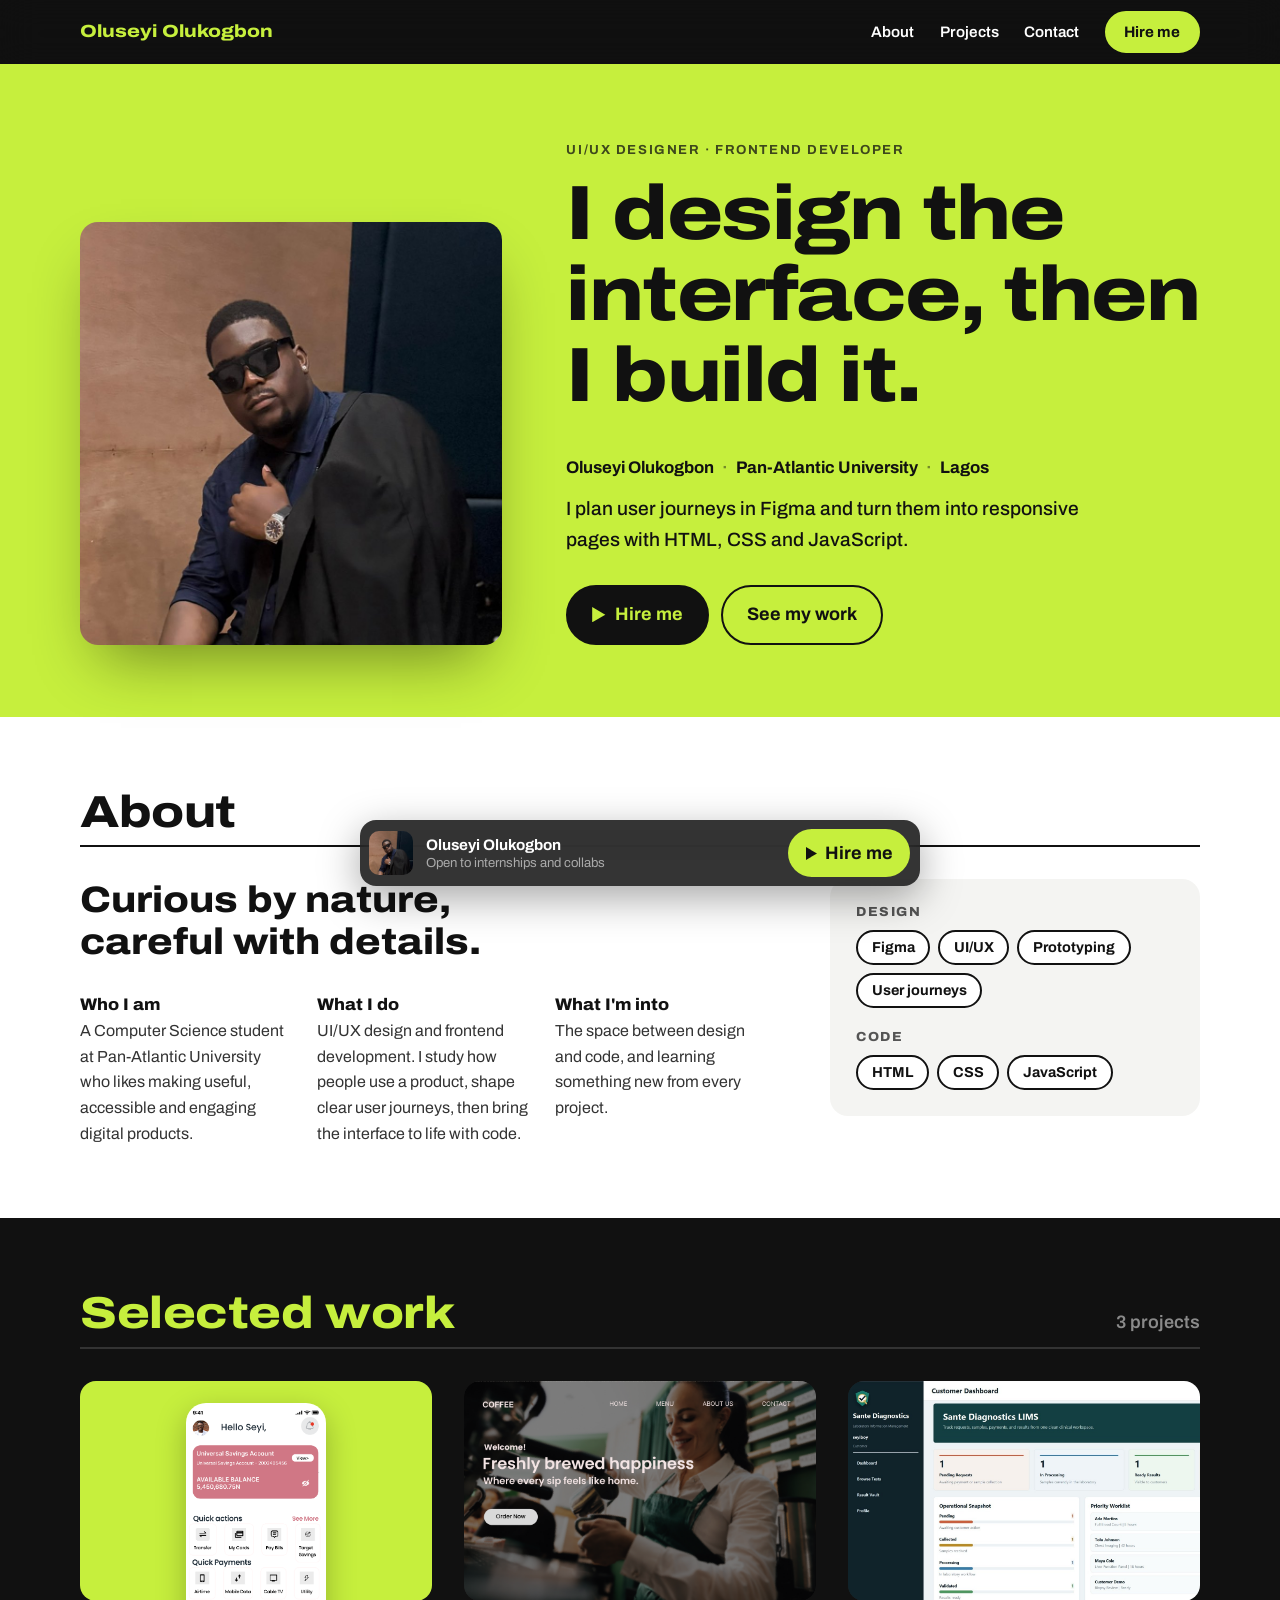
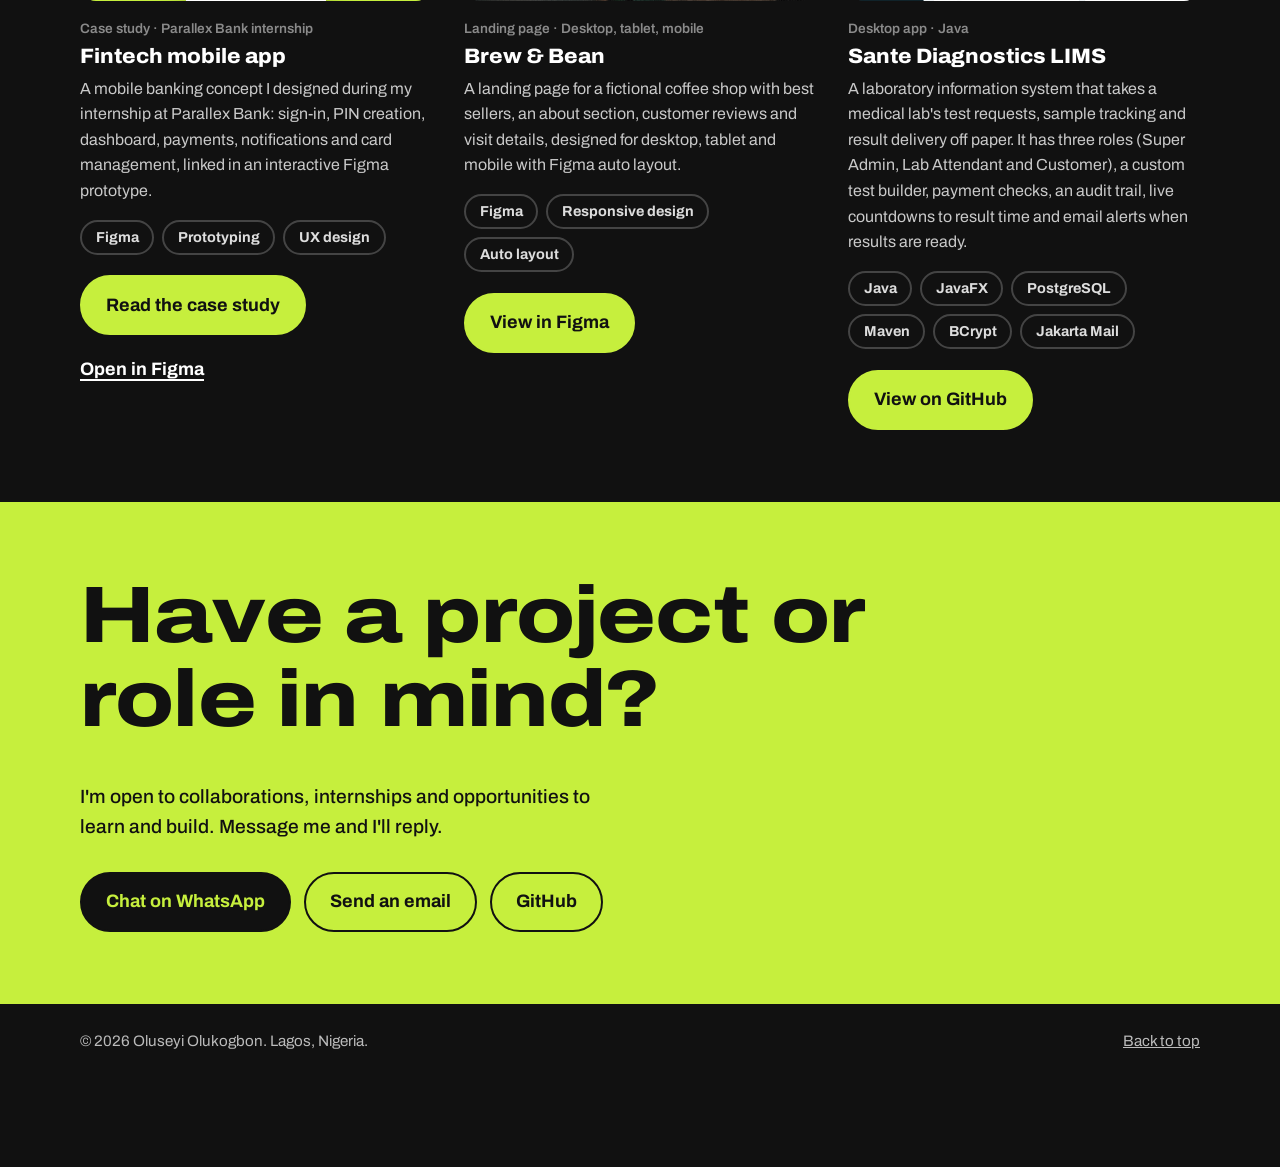
<file: index.html>
<!DOCTYPE html>
<html lang="en">
<head>
<meta charset="UTF-8"><meta name="viewport" content="width=device-width, initial-scale=1">
<title>Oluseyi Olukogbon | UI/UX designer and frontend developer</title>
<meta name="description" content="Oluseyi Olukogbon, a Computer Science student in Lagos who designs interfaces in Figma and builds them with HTML, CSS and JavaScript.">
<link rel="preconnect" href="https://fonts.googleapis.com"><link rel="preconnect" href="https://fonts.gstatic.com" crossorigin>
<link href="https://fonts.googleapis.com/css2?family=Archivo:wdth,wght@62..125,400..800&display=swap" rel="stylesheet">
<link rel="stylesheet" href="style.css">
</head>
<body>
<header class="top"><div class="wrap">
  <a class="logo" href="#top">Oluseyi Olukogbon</a>
  <button class="menu" aria-expanded="false" aria-controls="nav">Menu</button>
  <nav id="nav" aria-label="Main"><a href="#about">About</a><a href="#projects">Projects</a><a href="#contact">Contact</a><a class="btn small" data-link="whatsapp" href="#contact">Hire me</a></nav>
</div></header>

<main id="top">
<section class="hero"><div class="wrap">
  <figure class="cover">
    <img src="assets/images/oluseyi.jpg" alt="Oluseyi Olukogbon in sunglasses, a navy shirt and a black blazer over one shoulder" width="900" height="1043">
  </figure>
  <div class="hero-text">
    <p class="eyebrow">UI/UX designer · Frontend developer</p>
    <h1>I design the interface, then I build it.</h1>
    <p class="byline">Oluseyi Olukogbon <span>·</span> Pan-Atlantic University <span>·</span> Lagos</p>
    <p class="lead">I plan user journeys in Figma and turn them into responsive pages with HTML, CSS and JavaScript.</p>
    <div class="actions">
      <a class="btn" data-link="whatsapp" href="#contact"><svg class="play" viewBox="0 0 12 14" aria-hidden="true"><path d="M0 0l12 7-12 7z"/></svg>Hire me</a>
      <a class="btn ghost" href="#projects">See my work</a>
    </div>
  </div>
</div></section>

<section id="about" class="about"><div class="wrap">
  <div class="shelf-head"><h2>About</h2></div>
  <div class="about-grid">
    <div class="bio">
      <p class="big">Curious by nature, careful with details.</p>
      <div class="facts">
        <div><h3>Who I am</h3><p>A Computer Science student at Pan-Atlantic University who likes making useful, accessible and engaging digital products.</p></div>
        <div><h3>What I do</h3><p>UI/UX design and frontend development. I study how people use a product, shape clear user journeys, then bring the interface to life with code.</p></div>
        <div><h3>What I'm into</h3><p>The space between design and code, and learning something new from every project.</p></div>
      </div>
    </div>
    <div class="skills" aria-label="Skills">
      <h3>Design</h3><ul class="pills"><li>Figma</li><li>UI/UX</li><li>Prototyping</li><li>User journeys</li></ul>
      <h3>Code</h3><ul class="pills"><li>HTML</li><li>CSS</li><li>JavaScript</li></ul>
    </div>
  </div>
</div></section>

<section id="projects" class="projects"><div class="wrap">
  <div class="shelf-head"><h2>Selected work</h2><span>3 projects</span></div>
  <div class="grid">
    <article class="card">
      <a class="art tinted" href="project-fintech.html" aria-label="Read the Fintech mobile app case study">
        <img src="assets/images/fintech-dashboard.png" alt="Fintech app dashboard with an account balance card, quick actions and quick payments" width="467" height="731" loading="lazy">
      </a>
      <p class="sub">Case study · Parallex Bank internship</p>
      <h3>Fintech mobile app</h3>
      <p>A mobile banking concept I designed during my internship at Parallex Bank: sign-in, PIN creation, dashboard, payments, notifications and card management, linked in an interactive Figma prototype.</p>
      <ul class="pills dark"><li>Figma</li><li>Prototyping</li><li>UX design</li></ul>
      <div class="links"><a class="btn" href="project-fintech.html">Read the case study</a><a class="text-link" data-link="fintech" href="#">Open in Figma</a></div>
    </article>
    <article class="card">
      <a class="art" data-link="brewBean" href="#" aria-label="View Brew and Bean in Figma">
        <img src="assets/images/brew-bean.png" alt="Brew and Bean landing page hero: a barista pouring coffee beside the headline Freshly brewed happiness" width="1124" height="692" loading="lazy">
      </a>
      <p class="sub">Landing page · Desktop, tablet, mobile</p>
      <h3>Brew &amp; Bean</h3>
      <p>A landing page for a fictional coffee shop with best sellers, an about section, customer reviews and visit details, designed for desktop, tablet and mobile with Figma auto layout.</p>
      <ul class="pills dark"><li>Figma</li><li>Responsive design</li><li>Auto layout</li></ul>
      <div class="links"><a class="btn" data-link="brewBean" href="#">View in Figma</a></div>
    </article>
    <article class="card">
      <a class="art wide" data-link="sante" href="#" aria-label="View the Sante Diagnostics LIMS code on GitHub">
        <img src="assets/images/sante-lims.jpg" alt="Sante Diagnostics LIMS customer dashboard showing pending, processing and ready results, an operational snapshot and a priority worklist" width="1600" height="822" loading="lazy">
      </a>
      <p class="sub">Desktop app · Java</p>
      <h3>Sante Diagnostics LIMS</h3>
      <p>A laboratory information system that takes a medical lab's test requests, sample tracking and result delivery off paper. It has three roles (Super Admin, Lab Attendant and Customer), a custom test builder, payment checks, an audit trail, live countdowns to result time and email alerts when results are ready.</p>
      <ul class="pills dark"><li>Java</li><li>JavaFX</li><li>PostgreSQL</li><li>Maven</li><li>BCrypt</li><li>Jakarta Mail</li></ul>
      <div class="links"><a class="btn" data-link="sante" href="#">View on GitHub</a></div>
    </article>
  </div>
</div></section>

<section id="contact" class="contact"><div class="wrap">
  <h2>Have a project or role in mind?</h2>
  <p>I'm open to collaborations, internships and opportunities to learn and build. Message me and I'll reply.</p>
  <div class="actions"><a class="btn" data-link="whatsapp" href="#">Chat on WhatsApp</a><a class="btn ghost" data-link="email" href="#">Send an email</a><a class="btn ghost" data-link="github" href="#">GitHub</a></div>
</div></section>
</main>

<div class="player" role="complementary" aria-label="Quick contact">
  <img src="assets/images/oluseyi.jpg" alt="" width="44" height="44">
  <div class="now"><b>Oluseyi Olukogbon</b><span>Open to internships and collabs</span></div>
  <a class="play-btn" data-link="whatsapp" href="#contact"><svg viewBox="0 0 12 14" aria-hidden="true"><path d="M0 0l12 7-12 7z"/></svg><span>Hire me</span></a>
</div>

<footer><div class="wrap"><span>© <span id="year"></span> Oluseyi Olukogbon. Lagos, Nigeria.</span><a href="#top">Back to top</a></div></footer>
<script src="script.js"></script>
</body>
</html>
</file>
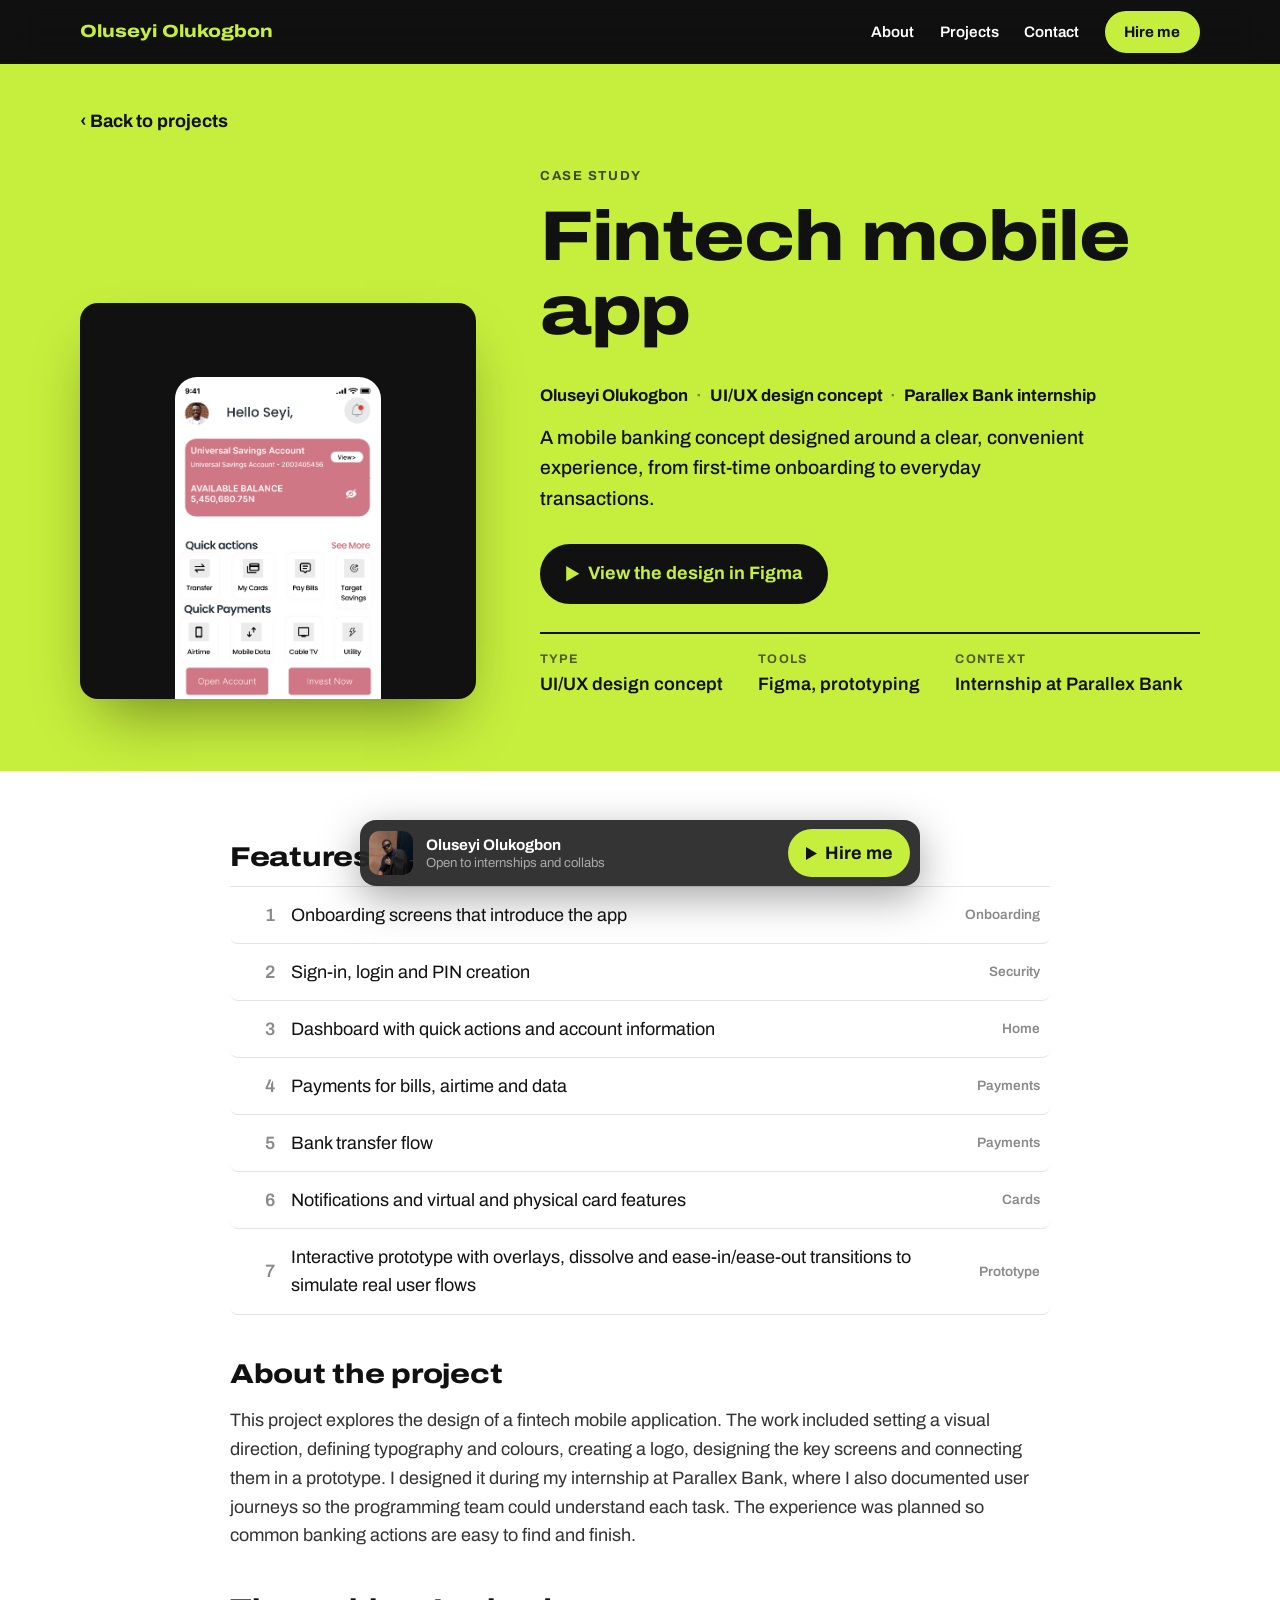
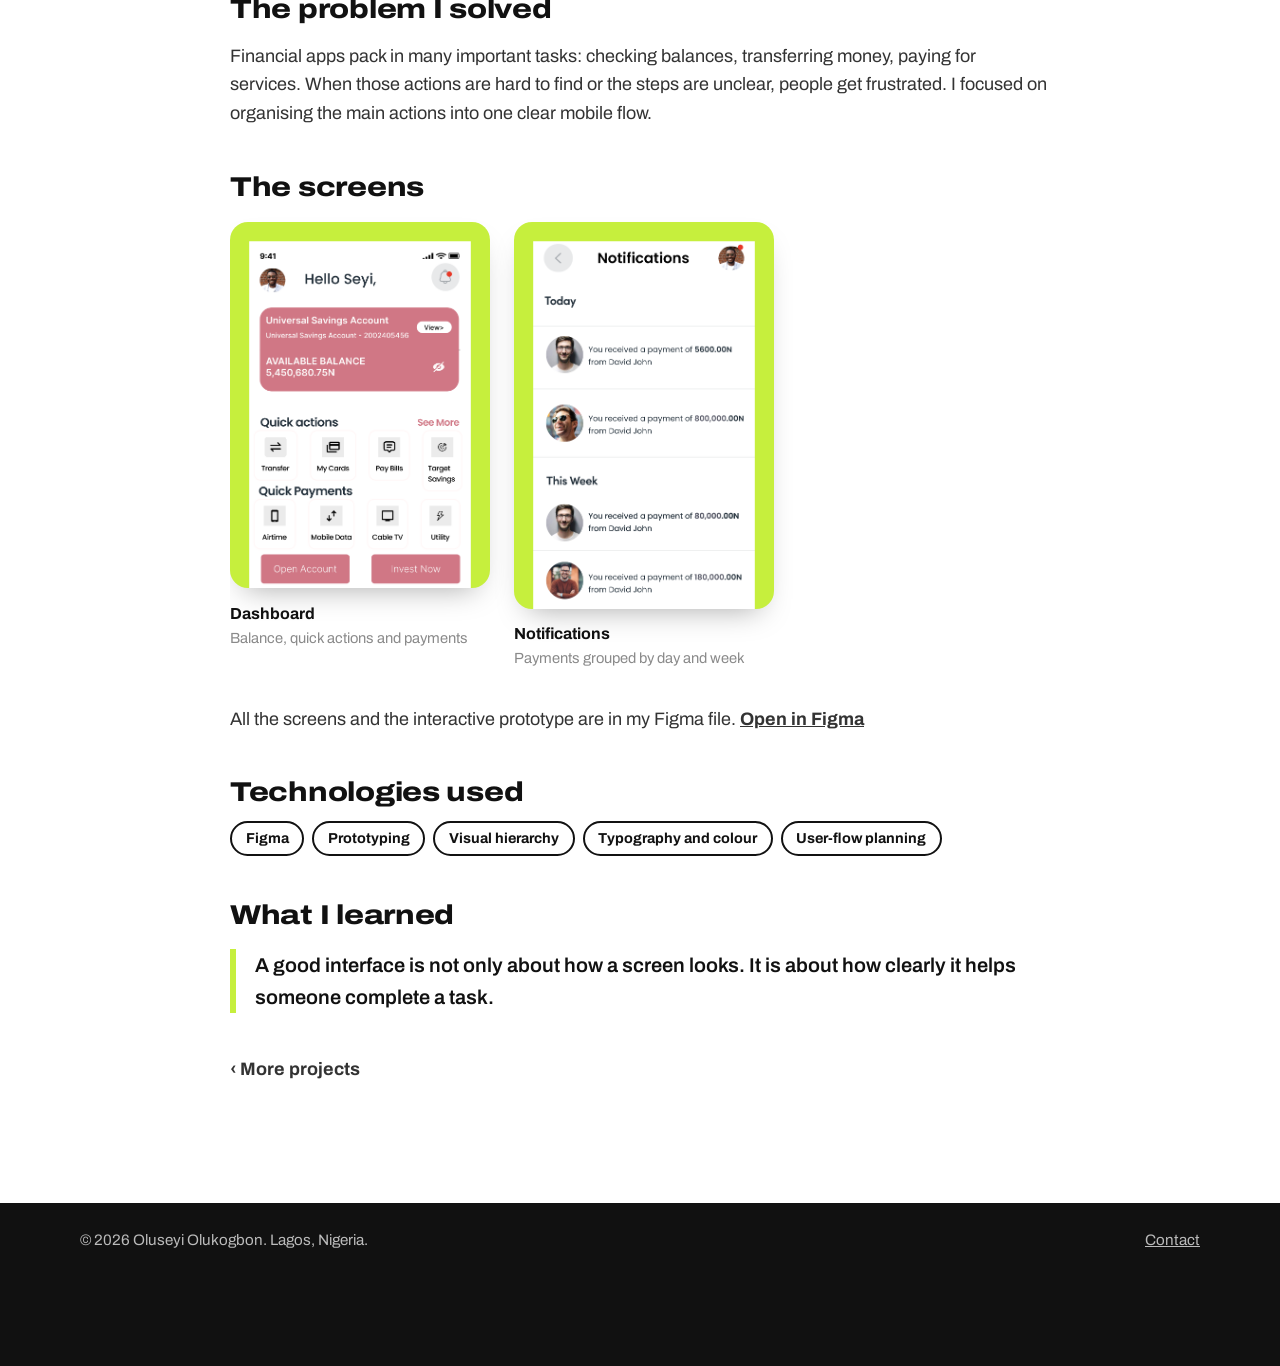
<file: project-fintech.html>
<!DOCTYPE html>
<html lang="en">
<head>
<meta charset="UTF-8"><meta name="viewport" content="width=device-width, initial-scale=1">
<title>Fintech mobile app | Oluseyi Olukogbon</title>
<meta name="description" content="Case study: a fintech mobile app concept designed in Figma by Oluseyi Olukogbon.">
<link rel="preconnect" href="https://fonts.googleapis.com"><link rel="preconnect" href="https://fonts.gstatic.com" crossorigin>
<link href="https://fonts.googleapis.com/css2?family=Archivo:wdth,wght@62..125,400..800&display=swap" rel="stylesheet">
<link rel="stylesheet" href="style.css">
</head>
<body>
<header class="top"><div class="wrap">
  <a class="logo" href="index.html">Oluseyi Olukogbon</a>
  <button class="menu" aria-expanded="false" aria-controls="nav">Menu</button>
  <nav id="nav" aria-label="Main"><a href="index.html#about">About</a><a href="index.html#projects">Projects</a><a href="index.html#contact">Contact</a><a class="btn small" data-link="whatsapp" href="index.html#contact">Hire me</a></nav>
</div></header>

<main>
<section class="album"><div class="wrap">
  <a class="back" href="index.html#projects">‹ Back to projects</a>
  <div class="album-head">
    <figure class="cover tinted"><img src="assets/images/fintech-dashboard.png" alt="Dashboard screen: account balance card, quick actions for transfer, cards, bills and savings, and quick payments for airtime, data, cable TV and utility" width="467" height="731"></figure>
    <div>
      <p class="eyebrow">Case study</p>
      <h1>Fintech mobile app</h1>
      <p class="byline">Oluseyi Olukogbon <span>·</span> UI/UX design concept <span>·</span> Parallex Bank internship</p>
      <p class="lead">A mobile banking concept designed around a clear, convenient experience, from first-time onboarding to everyday transactions.</p>
      <div class="actions"><a class="btn" data-link="fintech" href="#"><svg class="play" viewBox="0 0 12 14" aria-hidden="true"><path d="M0 0l12 7-12 7z"/></svg>View the design in Figma</a></div>
      <dl class="meta"><div><dt>Type</dt><dd>UI/UX design concept</dd></div><div><dt>Tools</dt><dd>Figma, prototyping</dd></div><div><dt>Context</dt><dd>Internship at Parallex Bank</dd></div></dl>
    </div>
  </div>
</div></section>

<section class="case"><div class="wrap narrow">
  <h2>Features</h2>
  <ol class="tracks">
    <li><span>Onboarding screens that introduce the app</span><em>Onboarding</em></li>
    <li><span>Sign-in, login and PIN creation</span><em>Security</em></li>
    <li><span>Dashboard with quick actions and account information</span><em>Home</em></li>
    <li><span>Payments for bills, airtime and data</span><em>Payments</em></li>
    <li><span>Bank transfer flow</span><em>Payments</em></li>
    <li><span>Notifications and virtual and physical card features</span><em>Cards</em></li>
    <li><span>Interactive prototype with overlays, dissolve and ease-in/ease-out transitions to simulate real user flows</span><em>Prototype</em></li>
  </ol>

  <h2>About the project</h2>
  <p>This project explores the design of a fintech mobile application. The work included setting a visual direction, defining typography and colours, creating a logo, designing the key screens and connecting them in a prototype. I designed it during my internship at Parallex Bank, where I also documented user journeys so the programming team could understand each task. The experience was planned so common banking actions are easy to find and finish.</p>

  <h2>The problem I solved</h2>
  <p>Financial apps pack in many important tasks: checking balances, transferring money, paying for services. When those actions are hard to find or the steps are unclear, people get frustrated. I focused on organising the main actions into one clear mobile flow.</p>

  <h2>The screens</h2>
  <div class="shots">
    <figure><img src="assets/images/fintech-dashboard.png" alt="Dashboard screen: account balance card, quick actions for transfer, cards, bills and savings, and quick payments for airtime, data, cable TV and utility" width="467" height="731" loading="lazy"><figcaption><b>Dashboard</b>Balance, quick actions and payments</figcaption></figure>
    <figure><img src="assets/images/fintech-notifications.png" alt="Notifications screen listing payments received today and this week" width="467" height="774" loading="lazy"><figcaption><b>Notifications</b>Payments grouped by day and week</figcaption></figure>
  </div>
  <p class="note">All the screens and the interactive prototype are in my Figma file. <a data-link="fintech" href="#">Open in Figma</a></p>

  <h2>Technologies used</h2>
  <ul class="pills"><li>Figma</li><li>Prototyping</li><li>Visual hierarchy</li><li>Typography and colour</li><li>User-flow planning</li></ul>

  <h2>What I learned</h2>
  <p class="lesson">A good interface is not only about how a screen looks. It is about how clearly it helps someone complete a task.</p>

  <p class="more"><a class="back" href="index.html#projects">‹ More projects</a></p>
</div></section>
</main>

<div class="player" role="complementary" aria-label="Quick contact">
  <img src="assets/images/oluseyi.jpg" alt="" width="44" height="44">
  <div class="now"><b>Oluseyi Olukogbon</b><span>Open to internships and collabs</span></div>
  <a class="play-btn" data-link="whatsapp" href="index.html#contact"><svg viewBox="0 0 12 14" aria-hidden="true"><path d="M0 0l12 7-12 7z"/></svg><span>Hire me</span></a>
</div>

<footer><div class="wrap"><span>© <span id="year"></span> Oluseyi Olukogbon. Lagos, Nigeria.</span><a href="index.html#contact">Contact</a></div></footer>
<script src="script.js"></script>
</body>
</html>
</file>
<file: style.css>
/* Oluseyi Olukogbon portfolio. lime and black, music app feel:
   rounded covers, shelves, mini player at the bottom for contact */
:root{--accent:#c6ef3d;--black:#111;--ink:#1b1b1b;--white:#fff;--grey:#d9d9d9;--muted:#8a8a8a;--soft:#f4f4f2;--font:"Archivo",system-ui,sans-serif}
*{box-sizing:border-box}[hidden]{display:none!important}html{scroll-behavior:smooth;scroll-padding-top:80px}
body{margin:0;overflow-x:clip;font:400 18px/1.6 var(--font);background:var(--black);color:var(--black);padding-bottom:88px}
img{max-width:100%;display:block;height:auto}a{color:inherit}
h1,h2,h3{font-weight:800;font-stretch:118%;line-height:1.05;margin:0 0 .5em}
h1{font-size:clamp(2.4rem,6vw,5rem);letter-spacing:-.02em}h2{font-size:clamp(1.8rem,4vw,2.8rem);letter-spacing:-.01em}h3{font-size:1.3rem;font-stretch:105%}
:focus-visible{outline:3px solid var(--black);outline-offset:3px}
.wrap{width:min(1120px,100% - 32px);margin:0 auto}
section{padding:4.5rem 0}

.btn{display:inline-flex;align-items:center;gap:.55rem;background:var(--black);color:var(--accent);font-weight:700;text-decoration:none;padding:.85rem 1.5rem;border:2px solid var(--black);border-radius:999px;transition:transform .15s,background .15s}
.btn:hover{transform:scale(1.04)}
.btn.ghost{background:transparent;color:inherit}
.btn.small{padding:.45rem 1.1rem}
.play{width:.75em;height:.85em;fill:currentColor}

/* header, frosted like a music app */
.top{position:sticky;top:0;z-index:10;background:rgb(17 17 17/.82);-webkit-backdrop-filter:saturate(180%) blur(18px);backdrop-filter:saturate(180%) blur(18px);color:var(--white);border-bottom:3px solid var(--accent)}
.top .wrap{display:flex;align-items:center;justify-content:space-between;min-height:64px;gap:1rem}
.logo{font-weight:800;font-stretch:118%;text-decoration:none;color:var(--accent);font-size:1.1rem}
nav{display:flex;gap:1.6rem;align-items:center}nav a{text-decoration:none;font-weight:600;font-size:.95rem}nav a:not(.btn):hover{color:var(--accent)}
nav .btn{background:var(--accent);color:var(--black);border-color:var(--accent)}
.menu{display:none;background:none;color:var(--white);border:2px solid #555;border-radius:999px;padding:.35rem .9rem;font:inherit;cursor:pointer}

/* hero, laid out like an artist page */
.hero{background:var(--accent)}
.hero .wrap{display:grid;grid-template-columns:.8fr 1.2fr;gap:clamp(2rem,5vw,4rem);align-items:end}
.cover{margin:0;border-radius:18px;overflow:hidden;box-shadow:0 30px 60px -20px rgb(0 0 0/.45)}
.hero .cover img{width:100%;aspect-ratio:1;object-fit:cover;object-position:50% 20%}
.eyebrow{font-weight:700;font-size:.82rem;letter-spacing:.12em;text-transform:uppercase;margin:0 0 .9rem;opacity:.75}
.byline{font-weight:700;font-size:1.05rem;margin:0 0 .8rem}.byline span{opacity:.45;margin:0 .3rem}
.lead{font-size:1.2rem;max-width:34rem;font-weight:500;margin:0}
.actions{display:flex;flex-wrap:wrap;gap:.8rem;margin-top:1.8rem}

/* shelf headings */
.shelf-head{display:flex;align-items:baseline;justify-content:space-between;gap:1rem;border-bottom:2px solid currentColor;padding-bottom:.6rem;margin-bottom:2rem}
.shelf-head h2{margin:0}.shelf-head span{font-weight:600;color:var(--muted)}

/* about */
.about{background:var(--white)}
.about-grid{display:grid;grid-template-columns:1.3fr .7fr;gap:clamp(2rem,5vw,4rem)}
.big{font-weight:800;font-stretch:112%;font-size:clamp(1.6rem,3.2vw,2.3rem);line-height:1.15;margin:0 0 2rem;max-width:20ch}
.facts{display:grid;grid-template-columns:repeat(3,1fr);gap:1.6rem}
.facts h3{font-size:1.05rem;margin-bottom:.3rem}.facts p{margin:0;font-size:1rem;color:#333}
.skills{background:var(--soft);border-radius:18px;padding:1.6rem;align-self:start}
.skills h3{font-size:.82rem;letter-spacing:.12em;text-transform:uppercase;color:#555;margin:0 0 .7rem}
.skills .pills+h3{margin-top:1.4rem}
.pills{display:flex;flex-wrap:wrap;gap:.5rem;list-style:none;padding:0;margin:0}
.pills li{font-weight:700;font-size:.9rem;background:var(--white);border:2px solid var(--black);padding:.25rem .85rem;border-radius:999px}
.pills.dark li{background:transparent;border-color:#444;color:#ddd}

/* projects shelf */
.projects{background:var(--black);color:var(--white)}
.projects .shelf-head{border-color:#333}.projects h2{color:var(--accent)}
.grid{display:grid;grid-template-columns:repeat(3,1fr);gap:2rem;align-items:start}
.card p{color:#c9c9c9;margin:0 0 .2rem;font-size:1rem}
.card .sub{font-size:.85rem;font-weight:600;color:var(--muted);margin:1.1rem 0 .35rem}
.card h3{margin-bottom:.5rem}
.card .pills{margin:1rem 0 1.3rem}
.art{display:block;border-radius:16px;overflow:hidden;aspect-ratio:16/10;background:#222;transition:transform .25s}
.art:hover{transform:translateY(-4px)}
.art img{width:100%;height:100%;object-fit:cover;object-position:top}
.art.wide img{object-position:left top}
.art.tinted{background:var(--accent);display:grid;place-items:end center;padding-top:1.4rem}
.art.tinted img{width:40%;height:auto;object-fit:contain;border-radius:20px 20px 0 0;box-shadow:0 10px 30px rgb(0 0 0/.25)}
.links{display:flex;gap:1.2rem;flex-wrap:wrap;align-items:center}
.projects .btn{background:var(--accent);color:var(--black);border-color:var(--accent)}
.text-link{font-weight:700;text-decoration-thickness:2px;text-underline-offset:4px}.text-link:hover{color:var(--accent)}

/* contact */
.contact{background:var(--accent)}
.contact h2{font-size:clamp(2.4rem,7vw,5rem);max-width:14ch}
.contact p{max-width:32rem;font-weight:500;font-size:1.2rem}

/* mini player */
.player{position:fixed;left:50%;bottom:14px;transform:translateX(-50%);z-index:20;width:min(560px,100% - 24px);display:flex;align-items:center;gap:.8rem;padding:.55rem .6rem .55rem .55rem;background:rgb(24 24 24/.88);-webkit-backdrop-filter:saturate(180%) blur(20px);backdrop-filter:saturate(180%) blur(20px);color:var(--white);border-radius:16px;box-shadow:0 12px 40px rgb(0 0 0/.35)}
.player img{width:44px;height:44px;border-radius:10px;object-fit:cover;object-position:50% 20%}
.now{display:flex;flex-direction:column;line-height:1.25;min-width:0;flex:1}
.now b{font-size:.95rem}.now span{font-size:.82rem;color:#aaa;white-space:nowrap;overflow:hidden;text-overflow:ellipsis}
.play-btn{display:inline-flex;align-items:center;gap:.5rem;background:var(--accent);color:var(--black);font-weight:700;text-decoration:none;padding:.6rem 1.1rem;border-radius:999px;flex:none}
.play-btn svg{width:11px;height:13px;fill:currentColor}

footer{background:var(--black);color:#bbb;padding:1.6rem 0;font-size:.95rem}
footer .wrap{display:flex;justify-content:space-between;flex-wrap:wrap;gap:1rem}

/* case study, laid out like an album page */
.album{background:var(--accent);padding-top:2.5rem}
.back{display:inline-block;margin-bottom:1.8rem;font-weight:700;text-decoration:none}.back:hover{text-decoration:underline}
.album-head{display:grid;grid-template-columns:.75fr 1.25fr;gap:clamp(2rem,5vw,4rem);align-items:end}
.cover.tinted{background:var(--black);aspect-ratio:1;display:grid;place-items:end center;padding-top:2rem}
.cover.tinted img{width:52%;border-radius:22px 22px 0 0}
.album h1{font-size:clamp(2.4rem,5.5vw,4.4rem)}
.meta{display:flex;flex-wrap:wrap;gap:.6rem 2.2rem;margin:1.8rem 0 0;padding-top:1rem;border-top:2px solid var(--black)}
.meta dt{font-size:.78rem;letter-spacing:.1em;text-transform:uppercase;font-weight:700;opacity:.65}.meta dd{margin:0;font-weight:600}
.case{background:var(--white)}
.narrow{width:min(820px,100% - 32px)}
.case h2{font-size:1.7rem;margin:2.8rem 0 .9rem}.case h2:first-child{margin-top:0}
.case p{color:#333}
.tracks{list-style:none;counter-reset:t;padding:0;margin:0;border-top:1px solid #e3e3e0}
.tracks li{counter-increment:t;display:grid;grid-template-columns:2.2rem 1fr auto;gap:1rem;align-items:center;padding:.85rem .6rem;border-bottom:1px solid #e3e3e0;border-radius:8px}
.tracks li::before{content:counter(t);color:var(--muted);font-weight:600;text-align:right}
.tracks li:hover{background:var(--soft)}
.tracks em{font-style:normal;font-size:.85rem;color:var(--muted);font-weight:600}
.shots{display:flex;gap:1.5rem;overflow-x:auto;scroll-snap-type:x mandatory;padding:.4rem 0 1rem}
.shots figure{margin:0;flex:0 0 min(260px,70%);scroll-snap-align:start}
.shots img{border-radius:18px;background:var(--accent);padding:1.2rem 1.2rem 0;box-shadow:0 14px 30px -14px rgb(0 0 0/.35)}
.shots figcaption{margin-top:.8rem;font-size:.92rem;color:var(--muted)}.shots figcaption b{display:block;color:var(--black);font-size:1rem}
.note a{font-weight:700}
.lesson{border-left:6px solid var(--accent);padding-left:1.2rem;font-size:1.25rem;font-weight:600;color:var(--black)!important}
.more{margin-top:2.6rem}

@media(max-width:1060px) and (min-width:861px){.grid{grid-template-columns:repeat(2,1fr)}}
@media(max-width:860px){
  .hero .wrap,.about-grid,.grid,.album-head{grid-template-columns:1fr}
  .grid{gap:3rem}
  .hero .cover,.album .cover{max-width:340px}
  .facts{grid-template-columns:1fr}
  .menu{display:block}
  nav{display:none;position:absolute;top:100%;left:0;right:0;flex-direction:column;align-items:flex-start;background:var(--black);padding:1.2rem 16px;border-bottom:3px solid var(--accent)}
  nav.open{display:flex}
  section{padding:3rem 0}
}
@media(max-width:480px){
  body{font-size:16px}
  .now span{display:none}
  .tracks li{grid-template-columns:1.6rem 1fr}.tracks em{display:none}
}
@media(prefers-reduced-motion:reduce){*{transition:none!important;scroll-behavior:auto!important}}
</file>
